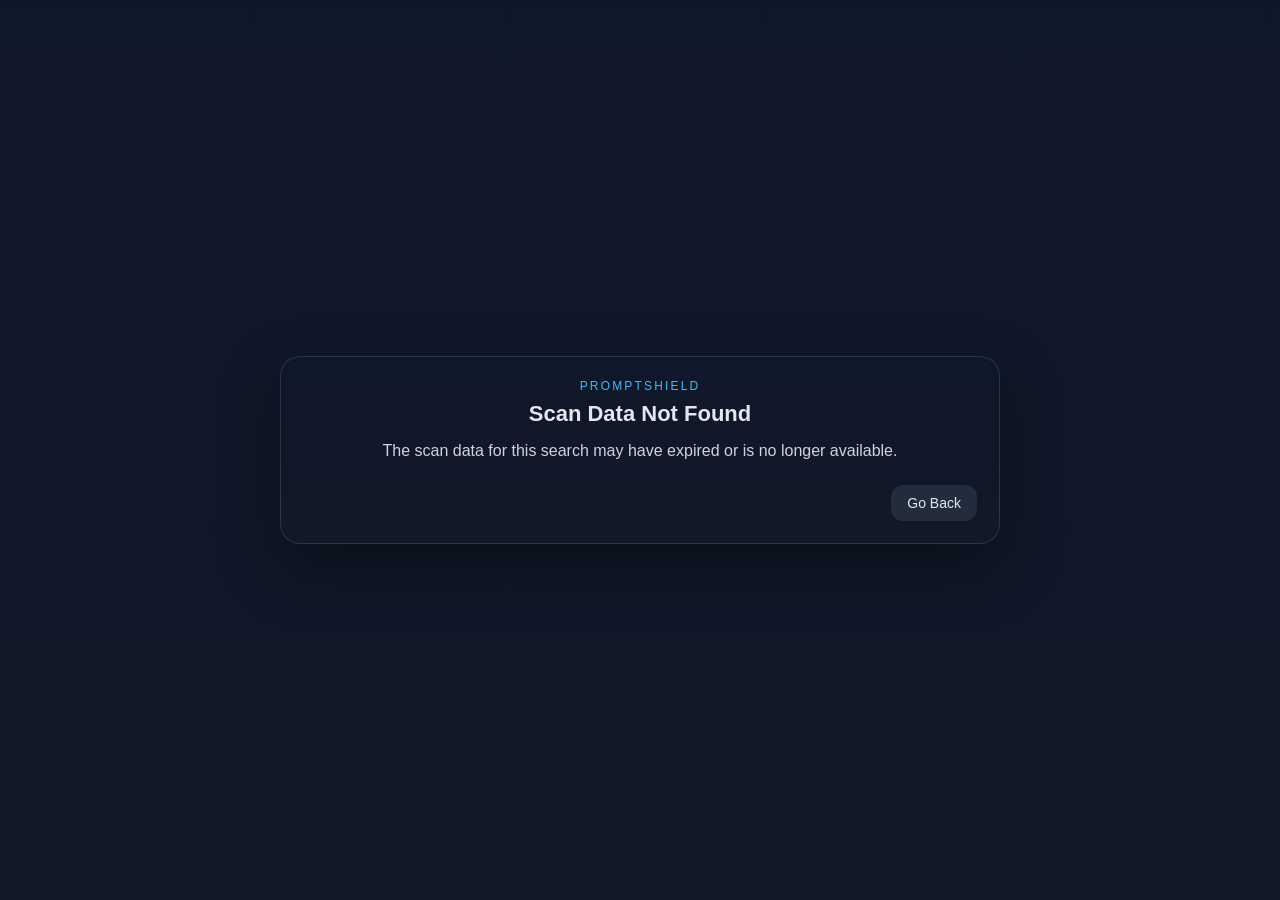
<file: browser-extension/interstitial/review.html>
<!DOCTYPE html>
<html lang="en">
<head>
  <meta charset="UTF-8">
  <meta name="viewport" content="width=device-width, initial-scale=1.0">
  <meta http-equiv="X-UA-Compatible" content="ie=edge">
  <title>PromptShield — Review Search</title>
  <link rel="stylesheet" href="review.css">
</head>
<body>
  <div class="page-container">
    <div class="card" id="review-card">
      <p class="eyebrow">PromptShield</p>
      <h1 id="review-title">Review Search Before Sending</h1>
      <p class="summary" id="review-summary"></p>
      <div id="review-status"></div>

      <div class="section" id="issues-section">
        <p class="section-title">Detected Issues</p>
        <div id="review-issues"></div>
      </div>

      <div class="section" id="eci-section" hidden>
        <p class="section-title">AI Context Analysis</p>
        <div id="review-eci"></div>
      </div>

      <div class="section" id="original-section">
        <p class="section-title">Original Query</p>
        <pre class="prompt-box" id="review-original"></pre>
      </div>

      <div class="section" id="sanitized-section">
        <p class="section-title">Sanitized Query</p>
        <pre class="prompt-box" id="review-sanitized"></pre>
      </div>

      <div class="actions" id="review-actions">
        <button type="button" class="secondary" id="btn-cancel">Cancel</button>
        <button type="button" class="danger" id="btn-send-original">Send Original</button>
        <button type="button" class="primary" id="btn-send-sanitized">Send Sanitized</button>
      </div>
    </div>

    <!-- Error state (hidden by default) -->
    <div class="card error-card" id="error-card" hidden>
      <p class="eyebrow">PromptShield</p>
      <h1>Scan Data Not Found</h1>
      <p class="summary">The scan data for this search may have expired or is no longer available.</p>
      <div class="actions">
        <button type="button" class="secondary" id="btn-go-back">Go Back</button>
      </div>
    </div>
  </div>

  <script src="review.js"></script>
</body>
</html>
</file>
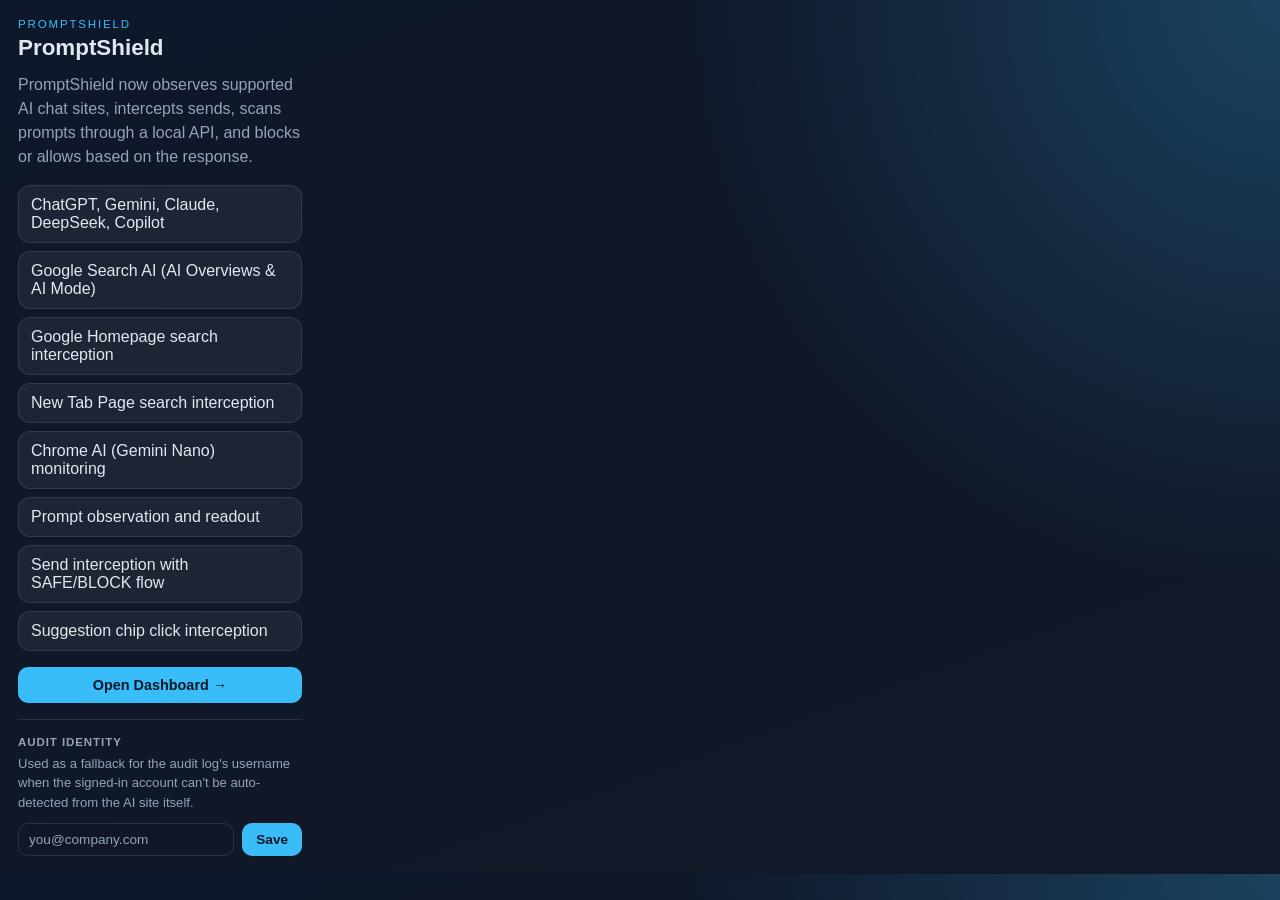
<file: browser-extension/popup/popup.html>
﻿<!DOCTYPE html>
<html lang="en">
  <head>
    <meta charset="UTF-8" />
    <meta name="viewport" content="width=device-width, initial-scale=1.0" />
    <title>PromptShield</title>
    <link rel="stylesheet" href="popup.css" />
  </head>
  <body>
    <main class="panel">
      <p class="eyebrow">PromptShield</p>
      <h1>PromptShield</h1>
      <p class="description">
        PromptShield now observes supported AI chat sites, intercepts sends, scans prompts through a local API, and blocks or allows based on the response.
      </p>
      <ul class="feature-list">
        <li>ChatGPT, Gemini, Claude, DeepSeek, Copilot</li>
        <li>Google Search AI (AI Overviews & AI Mode)</li>
        <li>Google Homepage search interception</li>
        <li>New Tab Page search interception</li>
        <li>Chrome AI (Gemini Nano) monitoring</li>
        <li>Prompt observation and readout</li>
        <li>Send interception with SAFE/BLOCK flow</li>
        <li>Suggestion chip click interception</li>
      </ul>

      <section class="dashboard-section">
        <button type="button" id="pg-open-dashboard" class="dashboard-btn">
          Open Dashboard →
        </button>
      </section>

      <section class="identity-section">
        <p class="section-title">Audit Identity</p>
        <p class="description small">
          Used as a fallback for the audit log's username when the
          signed-in account can't be auto-detected from the AI site itself.
        </p>
        <div class="identity-form">
          <input
            type="text"
            id="pg-username-input"
            placeholder="you@company.com"
            autocomplete="off"
          />
          <button type="button" id="pg-username-save">Save</button>
        </div>
        <p class="identity-status" id="pg-username-status" hidden></p>
      </section>
    </main>
    <script type="module" src="popup.js"></script>
  </body>
</html>
</file>
<file: browser-extension/interstitial/review.css>
/* Interstitial Review Page — Dark theme matching in-page modal */

* {
  margin: 0;
  padding: 0;
  box-sizing: border-box;
}

body {
  min-height: 100vh;
  display: flex;
  align-items: center;
  justify-content: center;
  background: linear-gradient(180deg, #0f172a 0%, #111827 100%);
  font-family: "Segoe UI", Arial, sans-serif;
  color: #e2e8f0;
  padding: 16px;
}

.page-container {
  width: 100%;
  display: flex;
  align-items: center;
  justify-content: center;
}

.card {
  width: min(720px, calc(100vw - 32px));
  max-height: calc(100vh - 32px);
  overflow: auto;
  border-radius: 20px;
  background: linear-gradient(180deg, #0f172a 0%, #111827 100%);
  border: 1px solid rgba(148, 163, 184, 0.2);
  box-shadow: 0 24px 60px rgba(0, 0, 0, 0.35);
  padding: 22px;
}

.error-card {
  text-align: center;
}

.eyebrow {
  margin: 0 0 8px;
  font-size: 12px;
  letter-spacing: 0.18em;
  text-transform: uppercase;
  color: #38bdf8;
}

h1 {
  margin: 0;
  font-size: 22px;
  line-height: 1.2;
  color: #e2e8f0;
}

.summary {
  margin: 12px 0 0;
  color: #cbd5e1;
  line-height: 1.5;
}

/* Status badges */
.status-badge {
  display: inline-block;
  margin-top: 12px;
  padding: 6px 10px;
  border-radius: 999px;
  font-size: 12px;
  font-weight: 700;
  letter-spacing: 0.04em;
  text-transform: uppercase;
}

.status-sanitize {
  background: rgba(251, 191, 36, 0.16);
  color: #fcd34d;
}

.status-block {
  background: rgba(248, 113, 113, 0.16);
  color: #fca5a5;
}

.status-safe {
  background: rgba(34, 197, 94, 0.16);
  color: #86efac;
}

/* Sections */
.section {
  margin-top: 18px;
}

.section-title {
  margin: 0 0 8px;
  font-size: 13px;
  font-weight: 700;
  letter-spacing: 0.08em;
  text-transform: uppercase;
  color: #94a3b8;
}

/* Set by review.js when there are no detected spans, so this section carries
   the whole explanation for the decision rather than supporting it. */
.section[data-primary="true"] {
  padding: 14px;
  border-radius: 14px;
  background: rgba(167, 139, 250, 0.08);
  border-left: 3px solid rgba(167, 139, 250, 0.55);
}

.section[data-primary="true"] .section-title {
  color: #c4b5fd;
}

.prompt-box {
  margin: 0;
  padding: 12px 14px;
  border-radius: 12px;
  background: rgba(15, 23, 42, 0.72);
  border: 1px solid rgba(148, 163, 184, 0.18);
  color: #e2e8f0;
  white-space: pre-wrap;
  word-break: break-word;
  line-height: 1.5;
  font-size: 14px;
  font-family: "Segoe UI", Arial, sans-serif;
}

/* Issue list */
.issue-list {
  list-style: none;
  margin: 0;
  padding: 0;
  display: grid;
  gap: 10px;
}

.issue-item {
  padding: 12px 14px;
  border-radius: 12px;
  background: rgba(248, 113, 113, 0.08);
  border: 1px solid rgba(248, 113, 113, 0.18);
}

.issue-type {
  font-size: 12px;
  font-weight: 700;
  letter-spacing: 0.06em;
  text-transform: uppercase;
  color: #fca5a5;
}

.issue-value {
  margin-top: 6px;
  color: #f8fafc;
  word-break: break-word;
}

.issue-score {
  margin-top: 6px;
  font-size: 12px;
  color: #94a3b8;
}

.empty-state {
  margin: 0;
  color: #94a3b8;
}

/* ECI analysis */
.eci-summary {
  display: flex;
  flex-wrap: wrap;
  align-items: center;
  gap: 8px;
  margin-bottom: 10px;
}

.eci-pill {
  padding: 4px 10px;
  border-radius: 999px;
  background: rgba(167, 139, 250, 0.16);
  color: #c4b5fd;
  font-size: 12px;
  font-weight: 600;
}

.eci-confidence {
  font-size: 12px;
  color: #94a3b8;
}

.eci-flags {
  display: flex;
  flex-wrap: wrap;
  gap: 8px;
  margin-bottom: 10px;
}

.eci-flag {
  padding: 6px 10px;
  border-radius: 10px;
  background: rgba(167, 139, 250, 0.1);
  border: 1px solid rgba(167, 139, 250, 0.28);
  color: #ddd6fe;
  font-size: 12px;
  font-weight: 600;
}

.eci-reasoning {
  margin: 0;
  padding-left: 18px;
  color: #cbd5e1;
  font-size: 13px;
  line-height: 1.6;
}

/* Action buttons */
.actions {
  margin-top: 22px;
  display: flex;
  flex-wrap: wrap;
  gap: 12px;
  justify-content: flex-end;
}

button {
  border: 0;
  border-radius: 12px;
  padding: 10px 16px;
  font: inherit;
  font-size: 14px;
  cursor: pointer;
  transition: opacity 0.15s;
}

button:hover {
  opacity: 0.85;
}

button:active {
  opacity: 0.7;
}

.secondary {
  background: rgba(148, 163, 184, 0.14);
  color: #e2e8f0;
}

.primary {
  background: #38bdf8;
  color: #0f172a;
  font-weight: 700;
}

.danger {
  background: rgba(248, 113, 113, 0.18);
  color: #fecaca;
  border: 1px solid rgba(248, 113, 113, 0.28);
}

/* Hidden utility */
[hidden] {
  display: none !important;
}
</file>
<file: browser-extension/popup/popup.css>
﻿:root {
  color-scheme: light;
  --bg: #0f172a;
  --bg-soft: #111827;
  --panel: #f8fafc;
  --text: #e2e8f0;
  --muted: #94a3b8;
  --accent: #38bdf8;
  --accent-soft: rgba(56, 189, 248, 0.12);
  --border: rgba(148, 163, 184, 0.18);
}

* {
  box-sizing: border-box;
}

body {
  margin: 0;
  width: 320px;
  min-height: 240px;
  font-family: "Segoe UI", Arial, sans-serif;
  background:
    radial-gradient(circle at top right, rgba(56, 189, 248, 0.26), transparent 38%),
    linear-gradient(160deg, var(--bg) 0%, var(--bg-soft) 100%);
  color: var(--text);
}

.panel {
  padding: 18px;
}

.eyebrow {
  margin: 0 0 6px;
  font-size: 0.72rem;
  letter-spacing: 0.16em;
  text-transform: uppercase;
  color: var(--accent);
}

h1 {
  margin: 0;
  font-size: 1.4rem;
  line-height: 1.1;
}

.description {
  margin: 12px 0 0;
  color: var(--muted);
  line-height: 1.5;
}

.feature-list {
  margin: 16px 0 0;
  padding: 0;
  list-style: none;
  display: grid;
  gap: 8px;
}

.feature-list li {
  padding: 10px 12px;
  background: rgba(248, 250, 252, 0.06);
  border: 1px solid var(--border);
  border-radius: 12px;
  backdrop-filter: blur(8px);
}

.dashboard-section {
  margin-top: 16px;
}

.dashboard-btn {
  width: 100%;
  padding: 10px 14px;
  border: 0;
  border-radius: 10px;
  background: var(--accent);
  color: var(--bg);
  font: inherit;
  font-size: 0.9rem;
  font-weight: 700;
  cursor: pointer;
}

.dashboard-btn:hover {
  filter: brightness(1.08);
}

.identity-section {
  margin-top: 16px;
  padding-top: 16px;
  border-top: 1px solid var(--border);
}

.section-title {
  margin: 0 0 6px;
  font-size: 0.72rem;
  font-weight: 700;
  letter-spacing: 0.08em;
  text-transform: uppercase;
  color: var(--muted);
}

.description.small {
  margin: 0 0 10px;
  font-size: 0.82rem;
}

.identity-form {
  display: flex;
  gap: 8px;
}

.identity-form input {
  flex: 1;
  min-width: 0;
  padding: 8px 10px;
  border-radius: 10px;
  border: 1px solid var(--border);
  background: rgba(15, 23, 42, 0.4);
  color: var(--text);
  font: inherit;
  font-size: 0.85rem;
}

.identity-form input::placeholder {
  color: var(--muted);
}

.identity-form button {
  padding: 8px 14px;
  border: 0;
  border-radius: 10px;
  background: var(--accent);
  color: var(--bg);
  font: inherit;
  font-size: 0.85rem;
  font-weight: 700;
  cursor: pointer;
}

.identity-status {
  margin: 8px 0 0;
  font-size: 0.78rem;
  color: var(--muted);
}
</file>
